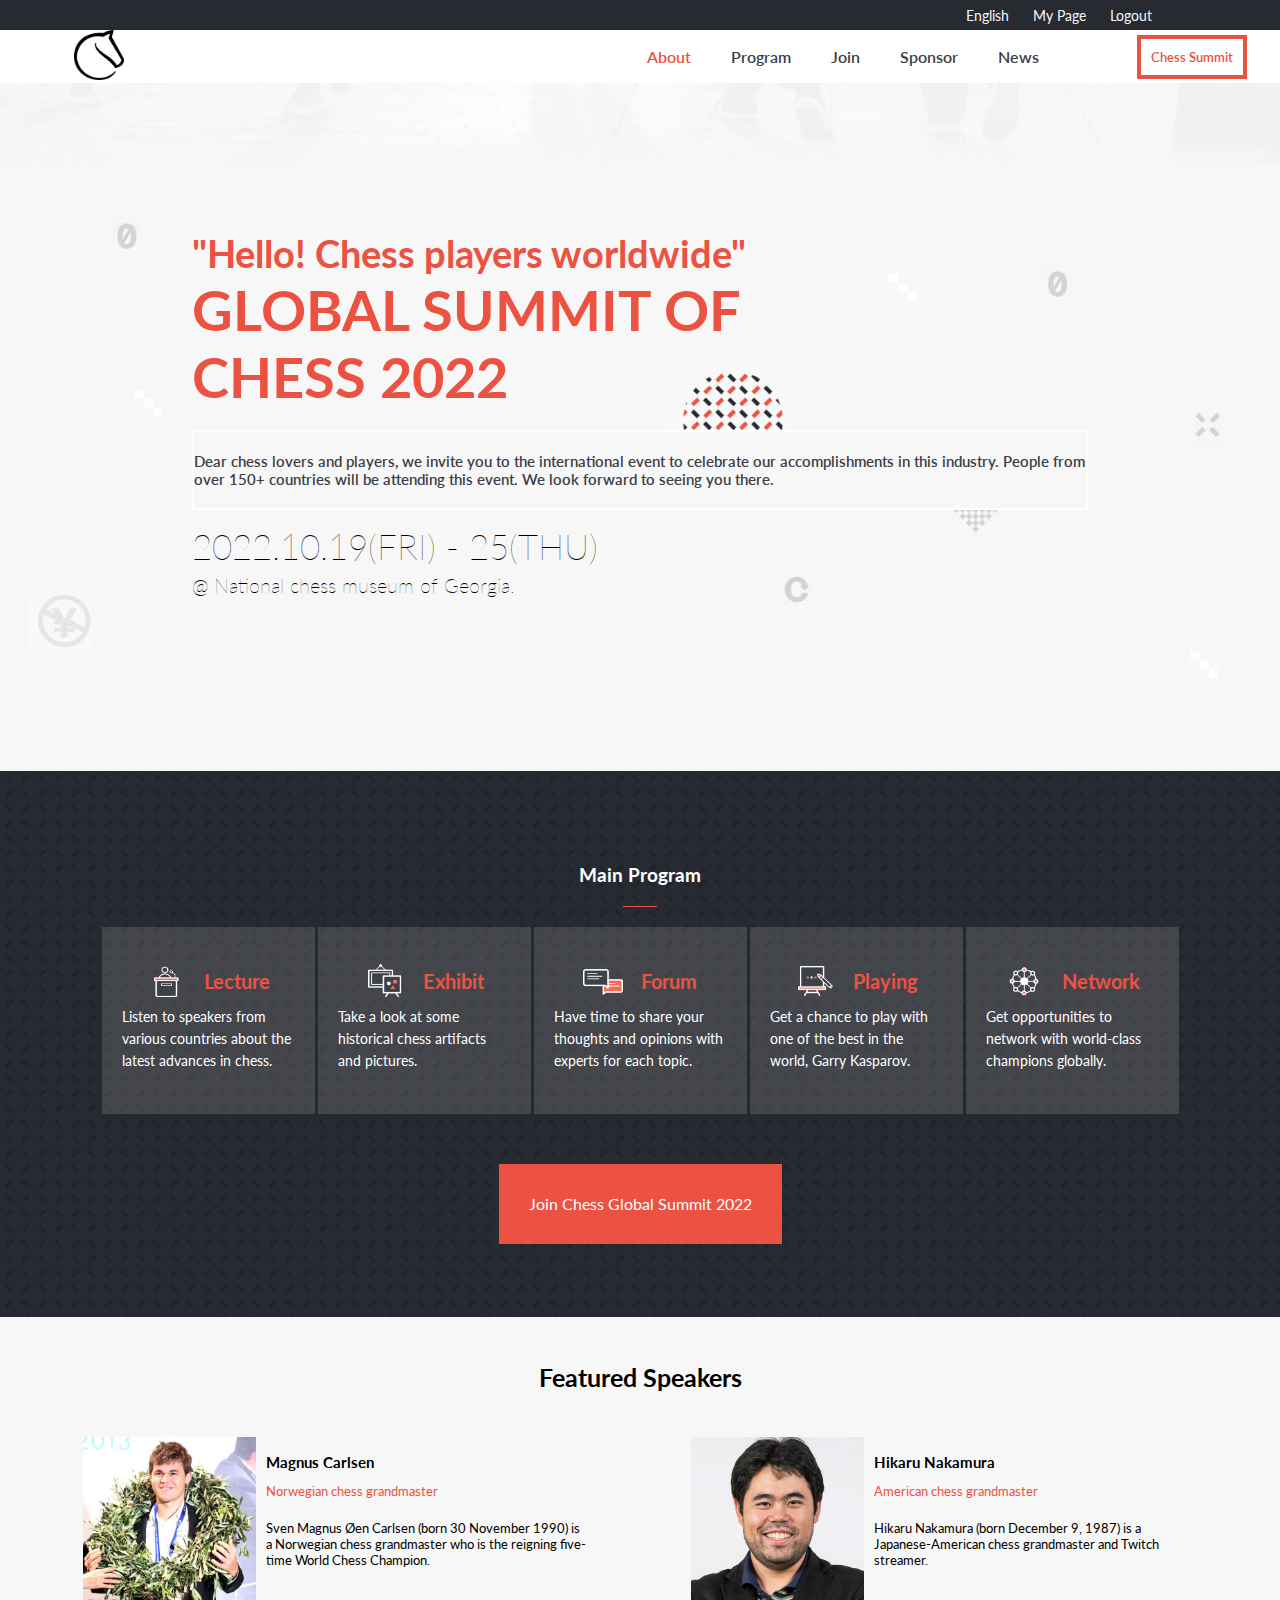
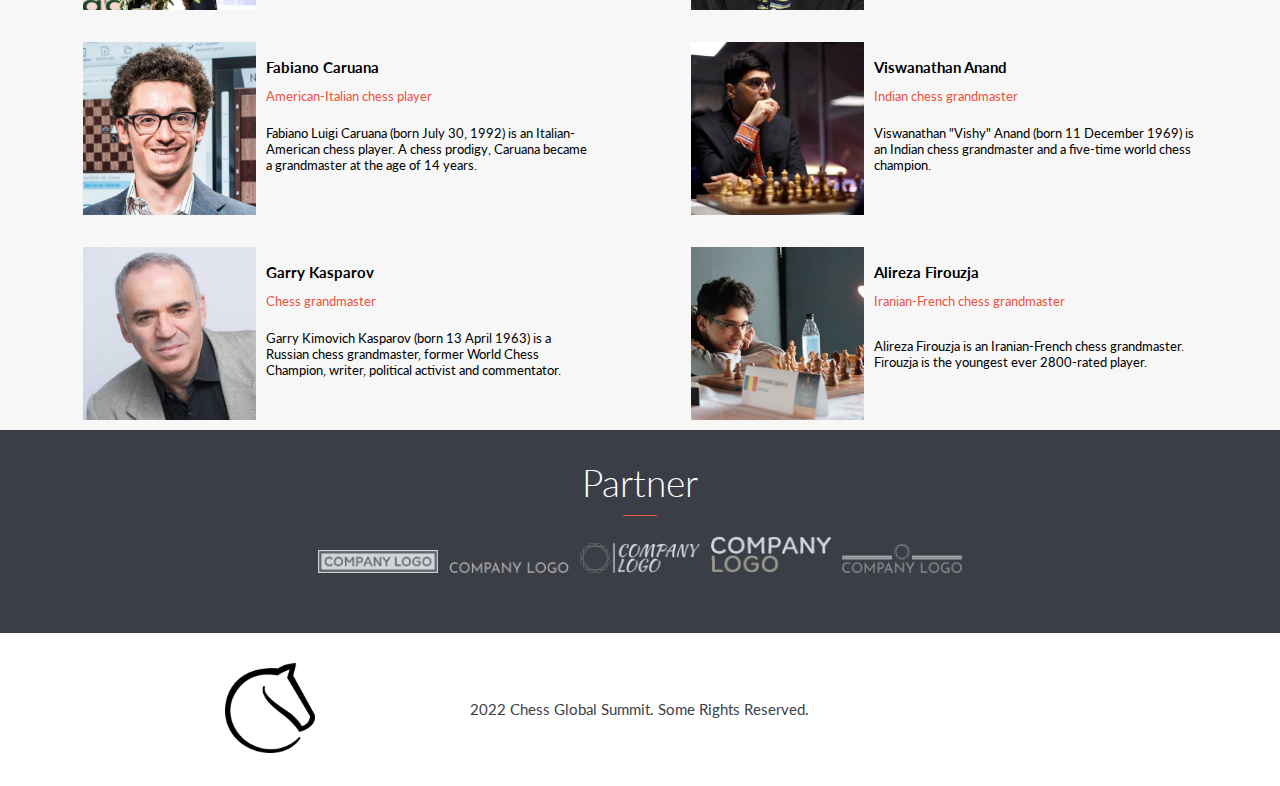
<file: index.html>
<!DOCTYPE html>
<html lang="en">

<head>
  <meta charset="UTF-8">
  <meta http-equiv="X-UA-Compatible" content="IE=edge">
  <meta name="viewport" content="width=device-width, initial-scale=1.0">
  <title>Home - Capstone Project</title>
  <link rel="stylesheet" href="style.css">
  <link rel="preconnect" href="https://fonts.googleapis.com">
  <link rel="preconnect" href="https://fonts.gstatic.com" crossorigin>
  <link href="https://fonts.googleapis.com/css2?family=Lato&display=swap" rel="stylesheet">
</head>

<body>

  <header>
    <div class="top-header sm-none">
      <ul class="top-header-list">
        <li class="top-header-link"><button class="top-header-item" type="button">English</button></li>
        <li class="top-header-link"><button class="top-header-item" type="button">My Page</button></li>
        <li class="top-header-link"><button class="top-header-item" type="button">Logout</button></li>
      </ul>
    </div>
    <nav>
      <div class="desktop-nav">
        <a href="index.html"><img class="home-logo" src="images\chess-logo.png" alt="main logo" /></a>
        <div class="links">
          <a id="home-link" href="about.html">About</a>
          <a href="#program">Program</a>
          <a href="#">Join</a>
          <a href="#sponsors">Sponsor</a>
          <a href="#">News</a>
        </div>
        <div class="campaign-container">
          <button class="campaign-button">Chess Summit</button>
        </div>
      </div>
    </nav>
  </header>

  <div class="blend display-none" id="menuBackground"></div>
  <div class="menu-dropdown display-none" id="menuContent">
    <button class="closeButton display-none">&#10799;</button>
    <ul>
      <li><a class="dropdowns display-none" href="about.html">About</a></li>
      <li><a class="dropdowns display-none" href="#program">Program</a></li>
      <li><a class="dropdowns display-none" href="#sponsors">Sponsor</a></li>
    </ul>
  </div>


  <section class="home-page">
    <img class="hamburger" id="hamb-button" src="images/hamburger.png" alt="">
    <h3>"Hello! Chess players worldwide"</h3>
    <h1>GLOBAL SUMMIT OF CHESS 2022</h1>
    <p>Dear chess lovers and players, we invite you to the international event to celebrate our accomplishments in this
      industry. People from over 150+ countries will be attending this event. We look forward to seeing you there.</p>
    <h2>2022.10.19(FRI) - 25(THU)</h2>
    <h4>@ National chess museum of Georgia.</h4>
  </section>

  <section id="program">
    <h3 class="program-title">Main Program</h3>
    <div class="line-small"></div>
    <div class="program-box">
      <div class="lecture">
        <div class="program-left-text">
          <img class="icons" src="images/program_icon_01.png" alt="board image" />
          Lecture
        </div>
        <div>
          <p>
            Listen to speakers from various countries about the latest
            advances in chess.
          </p>
        </div>
      </div>
      <div class="lecture">
        <div class="program-left-text">
          <img class="icons" src="images\program_icon_02.png" alt="eye icon" />
          Exhibit
        </div>
        <div>
          <p>
            Take a look at some historical chess artifacts and pictures.
          </p>
        </div>
      </div>
      <div class="lecture">
        <div class="program-left-text">
          <img class="icons" src="images\program_icon_03.png" alt="message icon" />
          Forum
        </div>
        <div>
          <p>
            Have time to share your thoughts and opinions with experts
            for each topic.
          </p>
        </div>
      </div>
      <div class="lecture">
        <div class="program-left-text">
          <img class="icons" src="images\program_icon_04.png" alt="eye icon" />Playing
        </div>
        <div>
          <p>
            Get a chance to play with one of the best in the world, Garry Kasparov.
          </p>
        </div>
      </div>
      <div class="lecture">
        <div class="program-left-text">
          <img class="icons" src="images\program_icon_05.png" alt="people icon" />
          Network
        </div>
        <div>
          <p>
            Get opportunities to network with world-class champions globally.
          </p>
        </div>
      </div>
    </div>
    <div class="program-button">Join Chess Global Summit 2022</div>
  </section>


  <section class="speakers">
    <h3 class="speakers-title">Featured Speakers</h3>

    <ul class="speaker-main">
    </ul>
  </section>
  <script src="script.js"></script>
  <script src="menu.js"></script>


  <section id="sponsors">
    <div class="sponsors">
      <h1>Partner</h1>
      <div class="line-small"></div>
      <div class="sponsor-names">
        <img src="images\sponsor1.png" alt="">
        <img src="images\sponsor2.png" alt="">
        <img src="images\sponsor3.png" alt="">
        <img src="images\sponsor4.png" alt="">
        <img src="images\sponsor5.png" alt="">
      </div>
    </div>

    <footer class="about-foot">
      <div class="chess-footer-img">
        <img src="images\chess-logo.png" alt="" />
      </div>
      <div class="footer-text">
        2022 Chess Global Summit. Some Rights Reserved.
      </div>
    </footer>

</body>

</html>
</file>
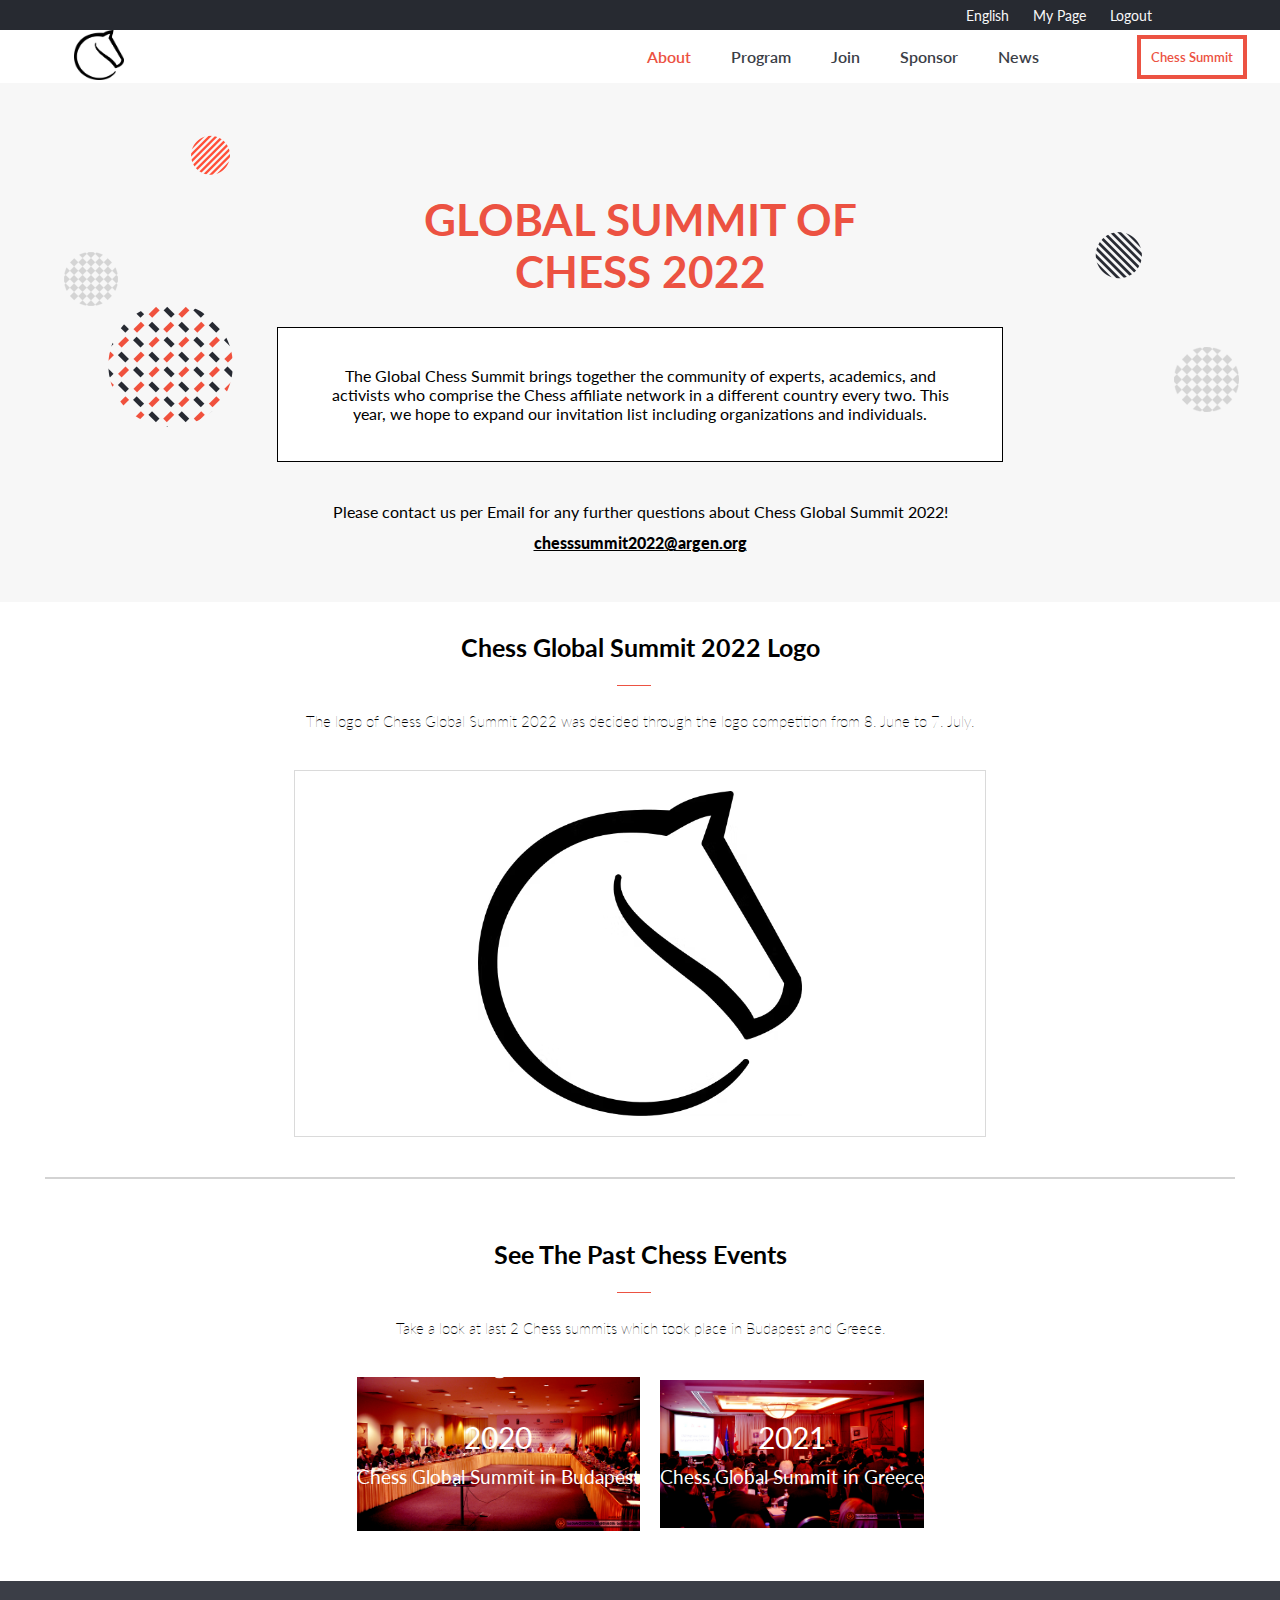
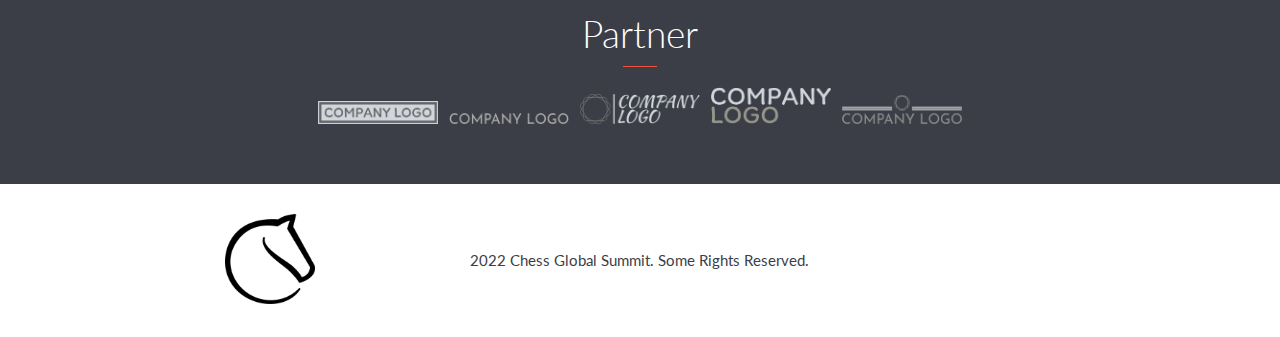
<file: about.html>
<!DOCTYPE html>
<html lang="en">
<head>
    <meta charset="UTF-8">
    <meta http-equiv="X-UA-Compatible" content="IE=edge">
    <meta name="viewport" content="width=device-width, initial-scale=1.0">
    <title>About - Capstone Project</title>
    <link rel="stylesheet" href="style.css">
    <link rel="preconnect" href="https://fonts.googleapis.com">
    <link rel="preconnect" href="https://fonts.gstatic.com" crossorigin>
    <link href="https://fonts.googleapis.com/css2?family=Lato&display=swap" rel="stylesheet">
</head>

<body>

    <div class="blend display-none" id="menuBackground"></div>
  <div class="menu-dropdown display-none" id="menuContent">
    <button class="closeButton display-none">&#10799;</button>
    <ul>
      <li><a class="dropdowns display-none" href="about.html">About</a></li>
      <li><a class="dropdowns display-none" href="index.html#program">Program</a></li>
      <li><a class="dropdowns display-none" href="#sponsors">Sponsor</a></li>
    </ul>
  </div>

    <header>
      <div class="top-header sm-none">
        <ul class="top-header-list">
          <li class="top-header-link"><button class="top-header-item" type="button">English</button></li>
          <li class="top-header-link"><button class="top-header-item" type="button">My Page</button></li>
          <li class="top-header-link"><button class="top-header-item" type="button">Logout</button></li>
        </ul>
      </div>
        <nav>
          <div class="desktop-nav">
              <a href="index.html"><img class="home-logo" src="images\chess-logo.png" alt="main logo" /></a>
            <div class="links">
              <a id="home-link" href="about.html">About</a>
              <a href="index.html#program">Program</a>
              <a href="#">Join</a>
              <a href="#sponsors">Sponsor</a>
              <a href="#">News</a>
            </div>
            <div class="campaign-container">
              <button class="campaign-button">Chess Summit</button>
            </div>
          </div>
        </nav>
      </header>

    <section class="about">
        <img class="hamburger" id="hamb-button" src="images/hamburger.png" alt="">
        <h1>GLOBAL SUMMIT OF CHESS 2022</h1>
        <p>The Global Chess Summit brings together the community of
          experts, academics, and activists who comprise the Chess
          affiliate network in a different country every two.
          This year, we hope to expand our invitation list including
          organizations and individuals.
        </p>
        <div class="text-mail">
          Please contact us per Email for any further questions about Chess Global Summit 2022!
          <div class="about-mail">chesssummit2022@argen.org</div>
        </div>
      </section>
    
      <section class="about-2">
        <h1>Chess Global Summit 2022 Logo</h1>
        <div class="line-small"></div>
        <h4>The logo of Chess Global Summit 2022 was decided through the logo
          competition from 8. June to 7. July.</h4>
        <div class="logo-box">
          <img class="chess-logo" src="images/chess-logo.png" alt="logo image" />
        </div>
        <hr />
      </section>
    
      <section class="about-3">
        <h1>See The Past Chess Events</h1>
        <div class="line-small"></div>
        <h4>Take a look at last 2 Chess summits which took place in Budapest and Greece.</h4>
        <div class="desktop-pic">
          <div class="picture-1">
            <div class="conf-cont1">
              <div class="conf-text1">2020</div>
              <div class="conf-text2">Chess Global Summit in Budapest</div>
            </div>
          </div>
    
          <div class="picture-2">
            <div class="conf-cont1">
              <div class="conf-text1">2021</div>
              <div class="conf-text2">Chess Global Summit in Greece</div>
            </div>
          </div>
        </div>
      </section>
    
      <section id="sponsors">
        <div class="sponsors">
          <h1>Partner</h1>
          <div class="line-small"></div>
          <div class="sponsor-names">
            <img src="images\sponsor1.png" alt="">
            <img src="images\sponsor2.png" alt="">
            <img src="images\sponsor3.png" alt="">
            <img src="images\sponsor4.png" alt="">
            <img src="images\sponsor5.png" alt="">
          </div>
        </div>
    
        <footer class="about-foot">
          <div class="chess-footer-img">
            <img src="images\chess-logo.png" alt="" />
          </div>
          <div class="footer-text">
            2022 Chess Global Summit. Some Rights Reserved.
          </div>
        </footer>
    
      </section>
      <script src="menu.js"></script>
</body>
</html>
</file>
<file: style.css>
* {
  list-style: none;
  margin: 0;
  padding: 0;
  box-sizing: border-box;
}

body {
  font-family: 'Lato', sans-serif;
}

.top-header {
  display: none;
}

.desktop-nav {
  display: none;
}

.menu-dropdown {
  position: absolute;
  left: 0;
  top: 0;
  z-index: 1;
  height: 100vh;
  width: 100%;
  display: flex;
  flex-direction: column;
  box-sizing: border-box;
}

.blend {
  background: #ec5242;
  mix-blend-mode: multiply;
  backdrop-filter: blur(5px);
  position: absolute;
  left: 0;
  top: 0;
  z-index: 1;
  height: 100vh;
  width: 100%;
}

.closeButton {
  align-self: flex-end;
  background: none;
  border: 0;
  color: white;
  font-size: 24px;
  padding: 24px 36px 24px 24px;
}

.menu-dropdown ul {
  display: flex;
  flex-direction: column;
  list-style: none;
  padding: 28px;
  gap: 40px;
}

.isolate {
  isolation: isolate;
  z-index: 3;
}

.menu-dropdown li a {
  text-decoration: none;
  font-family: "Poppins", sans-serif;
  font-size: 32px;
  line-height: 44px;
  font-weight: 600;
  color: #fff;
}

.hamburger {
  width: 8%;
  margin-top: 3%;
}

.home-page {
  display: flex;
  flex-direction: column;
  background-image: url(images/main-bg.png);
  background-size: 100%;
  padding: 20px 5%;
}

h1 {
  margin: 0;
  font-size: 37px;
  color: #ec5242;
}

h3 {
  margin-bottom: 0;
  margin-top: 5%;
  color: #ec5242;
}

p {
  display: flex;
  margin-bottom: 0;
  border: 2px solid white;
  height: 135px;
  align-items: center;
  margin-top: 20px;
  background-color: #f7f7f7;
}

h2 {
  margin-bottom: 0;
  font-size: 26px;
  font-weight: 100;
  margin-top: 15px;
}

h4 {
  margin-top: 6px;
  font-weight: 100;
  margin-bottom: 8%;
}

#program {
  background-image: url('images/patter-bg.png');
  color: white;
  padding: 3%;
  display: grid;
  grid-auto-columns: 1fr;
  justify-items: center;
}

.program-title {
  color: white;
  text-align: center;
  padding-top: 24px;
  padding-bottom: 20px;
}

.text-speaker p {
  background: 0;
  border: 0;
  text-align: unset;
  height: 0;
  margin-top: 10px;
}

.about p {
  border: 1px solid;
  background-color: white;
  margin-top: 30px;
}

#program p {
  background: 0;
  border: 0;
  height: 0;
  text-align: unset;
}

.line-small {
  height: 1px;
  width: 34px;
  background-color: #ec5242;
  margin-bottom: 20px;
}

.program-box {
  font-size: 14px;
  display: flex;
  flex-direction: column;
}

.lecture {
  display: grid;
  grid-template-columns: 40% 54%;
  justify-content: space-between;
  background-color: rgba(136, 136, 136, 0.3);
  padding: 20px;
  margin-bottom: 15px;
}

.program-left-text {
  display: flex;
  color: #ec5242;
  gap: 10px;
  font-size: 20px;
  font-weight: 700;
  align-items: center;
}

.icons {
  width: 40px;
  margin-right: 8px;
}

.program-button {
  background-color: #ec5242;
  display: flex;
  justify-content: center;
  align-items: center;
  max-width: 300px;
  height: 80px;
  margin-bottom: 35px;
  padding: 30px 30px;
  text-align: center;
  margin-top: 35px;
  cursor: pointer;
}

.chess-speaker1 {
  width: 40%;
  height: 40%;
}

.speaker-content {
  display: flex;
  align-items: flex-start;
  justify-content: center;
  gap: 10px;
  margin: 10px;
}

.text-speaker h3 {
  color: black;
  margin-left: 0;
}

.second-p {
  margin-top: 55px;
  color: black;
}

.text-speaker {
  font-size: 13px;
  color: #ec5242;
}

.speaker-main {
  display: flex;
  flex-direction: column;
  gap: 20px;
}

.speakerLine {
  height: 1px;
  width: 34px;
  background-color: #ec5242;
  margin-bottom: 40px;
  margin-left: 46%;
  margin-top: 5%;
}

.speakers-title {
  text-align: center;
  color: black;
  font-size: 25px;
  margin-top: 45px;
  margin-bottom: 30px;
}

.about {
  display: flex;
  flex-direction: column;
  text-align: center;
  background-repeat: no-repeat;
  padding: 20px 5%;
  background-position-y: 17%;
  background-origin: content-box;
  background-color: #f7f7f7;
  background-image: url(images/about-bg.png);
}

.about h3 {
  text-align: center;
  padding-top: 15%;
}

.about h1 {
  text-align: center;
  margin-top: 10%;
}

.text-mail {
  text-align: center;
  margin-top: 8%;
}

.about-mail {
  font-weight: 900;
  margin-top: 2%;
  text-decoration: underline;
  padding-bottom: 30px;
}

.about-2 {
  display: flex;
  text-align: center;
  flex-direction: column;
  justify-content: center;
  padding: 30px 5%;
}

.logo-box {
  display: flex;
  background-color: #fff;
  border: 1px solid rgb(218, 218, 218);
  padding: 20px;
  justify-content: center;
}

.chess-logo {
  width: 50%;
}

.about-2 h1 {
  font-size: 25px;
  color: black;
}

.about-2 .line-small {
  margin-left: 45%;
  margin-top: 5%;
}

.about-2 h4 {
  margin-bottom: 40px;
  font-size: 15px;
}

hr {
  margin-top: 40px;
  height: 2px;
  background-color: lightgray;
  border: none;
  margin-inline: -19px;
}

.about-3 {
  display: flex;
  text-align: center;
  flex-direction: column;
  justify-content: center;
  padding: 30px 5%;
}

.about-3 h1 {
  font-size: 25px;
  color: black;
}

.about-3 .line-small {
  margin-left: 45%;
  margin-top: 5%;
}

.about-3 h4 {
  margin-bottom: 40px;
  font-size: 15px;
}

.picture-1 {
  background-image: url(images/conference-1.jpg);
  background-size: 100%;
  background-repeat: no-repeat;
  margin-bottom: 20px;
}

.conf-cont1 .conf-text1 {
  padding-bottom: 10px;
  font-size: 50px;
  padding-top: 15%;
  color: #fff;
}

.conf-cont1 .conf-text2 {
  color: #fff;
  font-size: 19px;
  padding-bottom: 15%;
}

.picture-2 {
  background-image: url(images/conference-2.jpg);
  background-size: 100%;
  background-repeat: no-repeat;
  margin-bottom: 20px;
}

.sponsors {
  background-color: #3b3e47;
  display: flex;
  flex-direction: column;
  align-items: center;
}

.sponsors h1 {
  padding-top: 30px;
  color: #fff;
  font-weight: 300;
  padding-bottom: 10px;
}

.sponsor-names {
  justify-items: center;
  display: flex;
  flex-wrap: wrap;
  gap: 11px;
  justify-content: space-evenly;
  align-items: baseline;
  margin-bottom: 50px;
}

footer img {
  width: 35%;
  margin-left: 40%;
}

.sponsor-names img {
  width: 120px;
  padding-bottom: 10px;
}

footer {
  display: flex;
  gap: 20px;
  justify-content: space-evenly;
  align-items: center;
  padding-top: 30px;
  padding-bottom: 30px;
  font-size: 15px;
  font-weight: 400;
  color: #3b3e47;
}

.footer-text {
  width: 100vh;
}

@media only screen and (min-width: 768px) {
  .top-header {
    background-color: #272a31;
    width: 100%;
    height: 30px;
    display: flex;
    flex-direction: row;
    align-items: center;
    justify-content: flex-end;
  }

  .top-header-list {
    display: flex;
    align-items: center;
    justify-content: flex-end;
    gap: 24px;
    padding-inline: 10%;
  }

  .top-header-item {
    font-family: "Lato", sans-serif;
    color: #f7f7f8;
    background-color: transparent;
    border: 0;
    padding-block: 5px;
    font-size: 14px;
    align-self: center;
    cursor: pointer;
  }

  .desktop-nav {
    display: flex;
    justify-content: space-evenly;
    align-items: center;
  }

  .blend {
    display: none;
  }

  .menu-dropdown {
    display: none;
  }

  .home-logo {
    width: 10%;
  }

  .desktop-nav a {
    text-decoration: none;
    color: #3b3e47;
    font-weight: 600;
    padding-left: 40px;
  }

  .links {
    display: flex;
    flex-direction: row;
    margin-right: 5%;
  }

  .campaign-button {
    border: 4px solid #ec5242;
    color: #ec5242;
    padding: 10px;
    background-color: #fff;
    font-family: 'Lato', sans-serif;
    font-weight: 600;
    cursor: pointer;
  }

  #home-link {
    color: #ec5242;
  }

  .hamburger {
    display: none;
  }

  .home-page {
    padding: 8% 15%;
    background-position-y: -97px;
    background-image: url(images/desktop-home.png);
  }

  .home-page h3 {
    font-size: 38px;
  }

  .home-page h1 {
    font-size: 56px;
    max-width: 80%;
  }

  .home-page p {
    font-size: 15px;
    color: #3b3e47;
    font-weight: 600;
    height: 80px;
  }

  .home-page h2 {
    font-size: 35px;
  }

  .home-page h4 {
    font-size: 20px;
  }

  .program {
    flex-direction: row;
    gap: 3px;
    flex-wrap: wrap;
    justify-content: center;
  }

  .program-box {
    flex-direction: row;
    gap: 3px;
    flex-wrap: wrap;
    justify-content: center;
  }

  .lecture {
    display: flex;
    flex-wrap: wrap;
    align-items: center;
    justify-content: center;
    max-width: 213px;
    padding-bottom: 75px;
    padding-top: 36px;
    gap: 20px;
    line-height: 22px;
    cursor: pointer;
  }

  .program-title {
    margin-top: 30px;
  }

  .speakers-title {
    margin-bottom: 35px;
    justify-content: center;
  }

  .speaker-main {
    display: flex;
    flex-direction: row;
    gap: 12px;
    flex-wrap: wrap;
    justify-content: center;
  }

  .speakers {
    display: flex;
    background-color: #f7f7f7;
    flex-direction: column;
  }

  .chess-speaker1 {
    width: 50%;
    height: auto;
  }

  .speaker-content {
    display: flex;
    align-items: flex-start;
    justify-content: center;
    gap: 10px;
    margin: 10px;
    width: 45%;
  }

  .text-speaker {
    display: flex;
    font-size: 13px;
    color: #ec5242;
    gap: 10px;
    width: 56%;
    flex-direction: column;
  }

  .about {
    align-items: center;
  }

  .about h1 {
    margin-top: 90px;
    font-size: 44px;
    max-width: 50%;
    line-height: normal;
    align-self: center;
  }

  .about p {
    max-width: 63%;
    padding: 25px 47px;
    margin-bottom: 40px;
  }

  .text-mail {
    margin-top: 0;
  }

  .logo-box {
    width: 60%;
    margin-left: 20%;
  }

  .about-2 .line-small {
    margin-left: 48%;
    margin-top: 2%;
  }

  .about-3 .line-small {
    margin-left: 48%;
    margin-top: 2%;
  }

  .desktop-pic {
    display: flex;
    align-items: center;
    justify-content: center;
    align-content: center;
    gap: 20px;
    flex-direction: row;
  }

  .conf-cont1 .conf-text1 {
    font-size: 30px;
  }

  .conf-text2 {
    font-size: 15px;
  }

  footer img {
    width: 20%;
    margin-left: 50%;
  }
}

@media only screen and (min-width: 1024px) {
  .chess-speaker1 {
    width: 30%;
    height: auto;
  }

  .second-p {
    margin-top: 33px;
    color: black;
  }
}

@media only screen and (min-width: 1440px) {
  .chess-speaker1 {
    width: 20%;
    height: auto;
  }

  .second-p {
    margin-top: 20px;
    color: black;
  }
}

.display-none {
  display: none;
}
</file>
